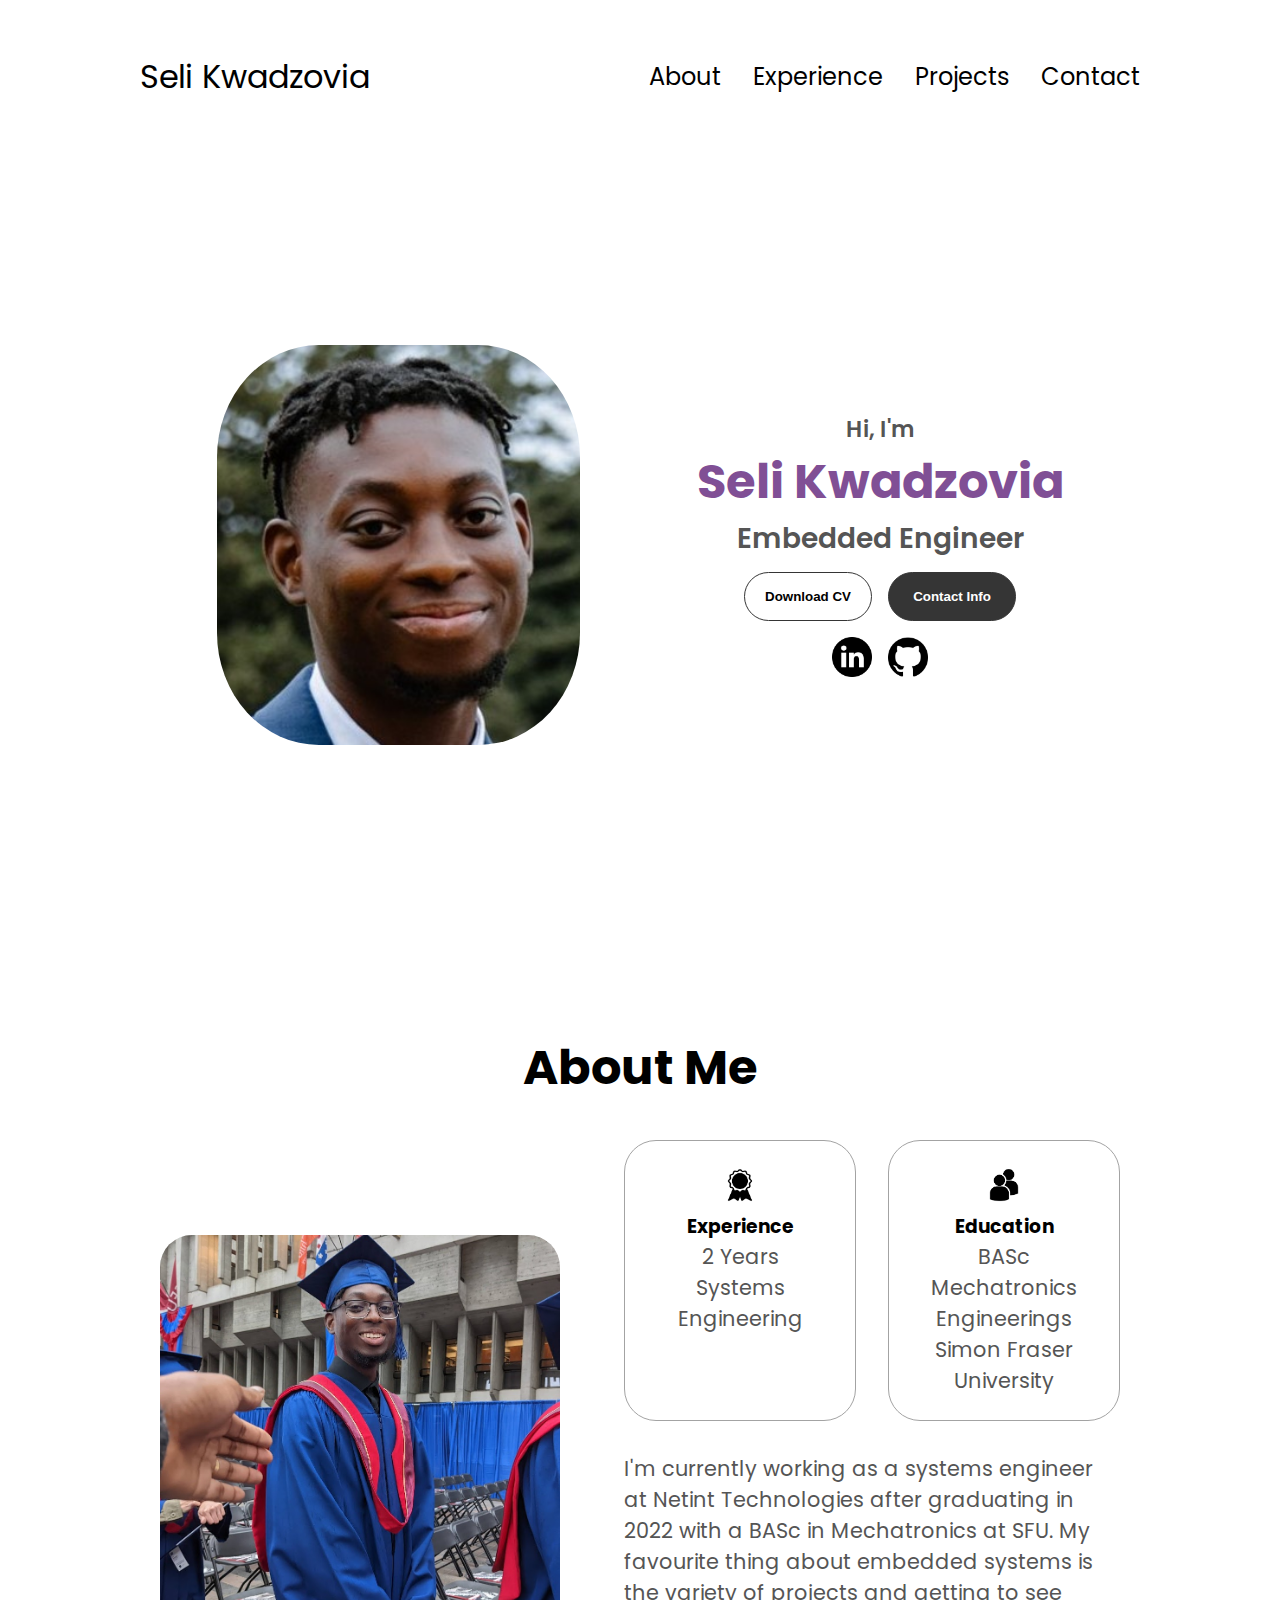
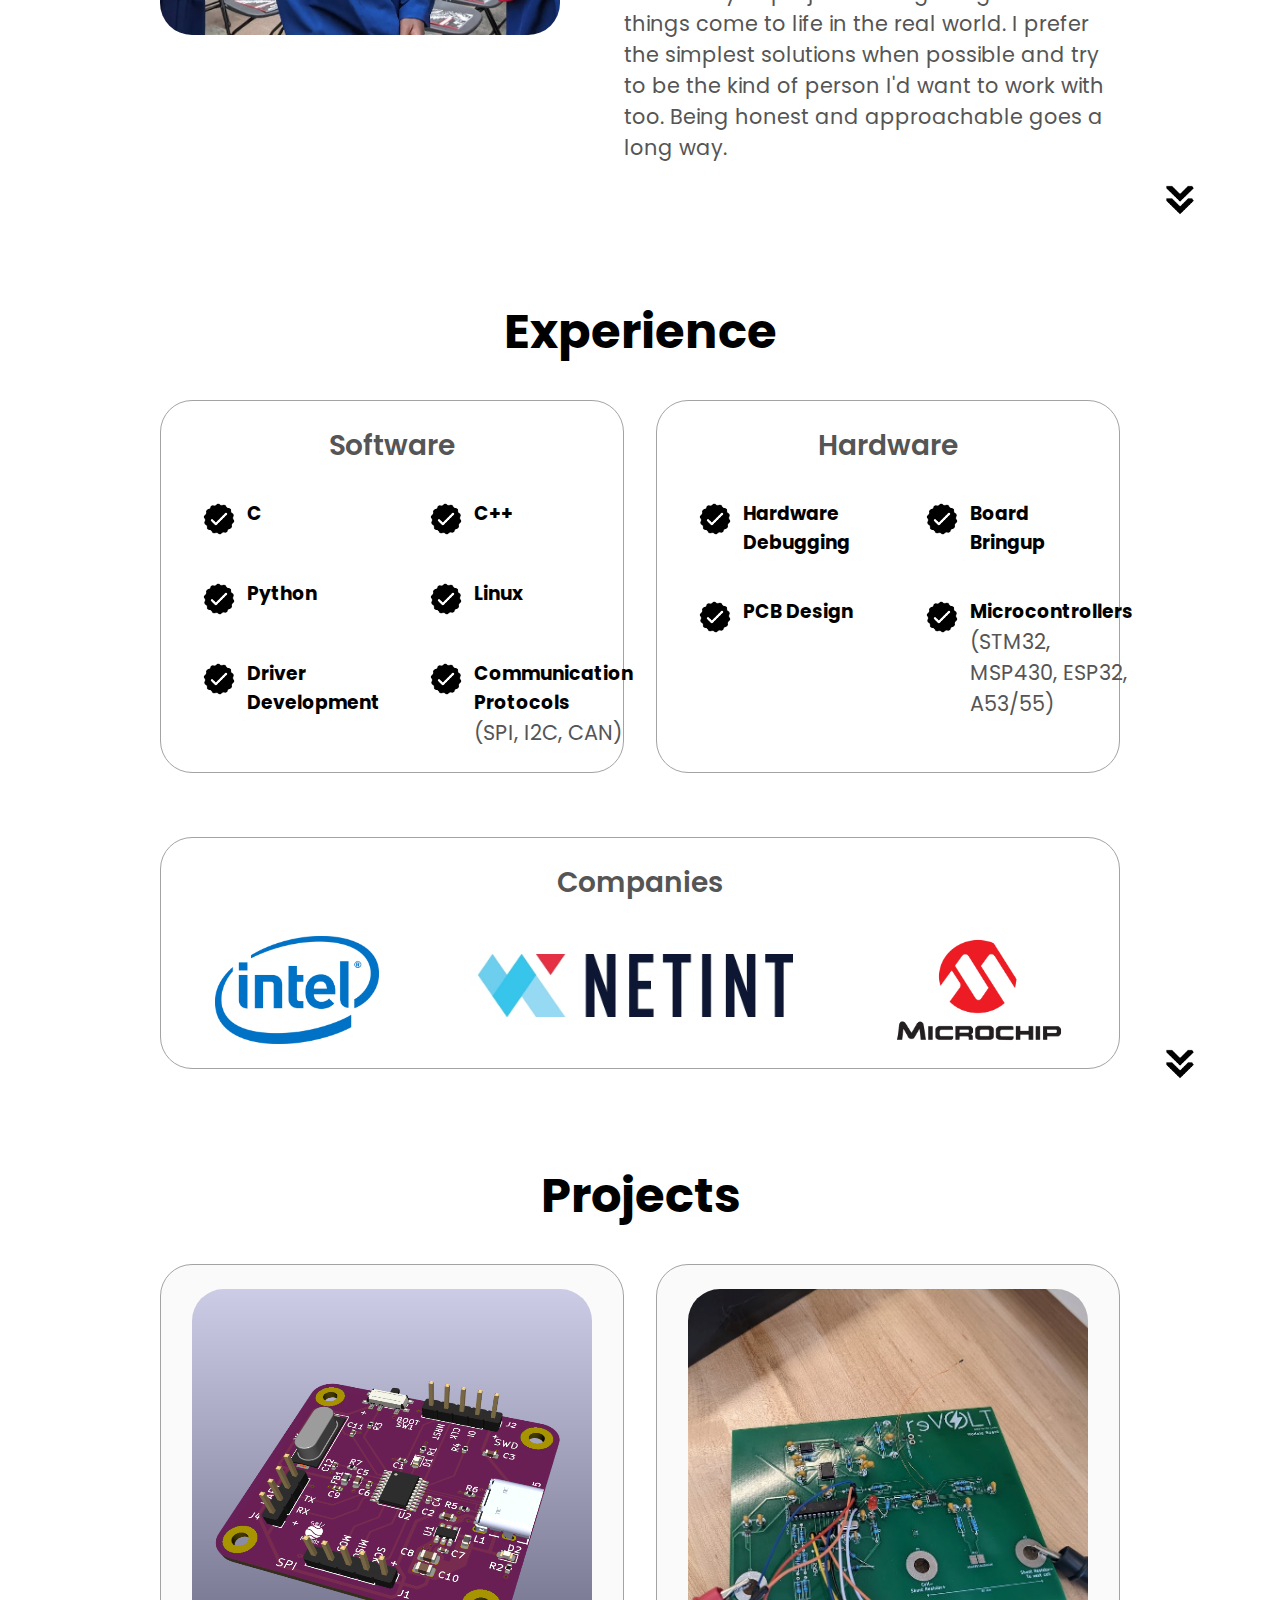
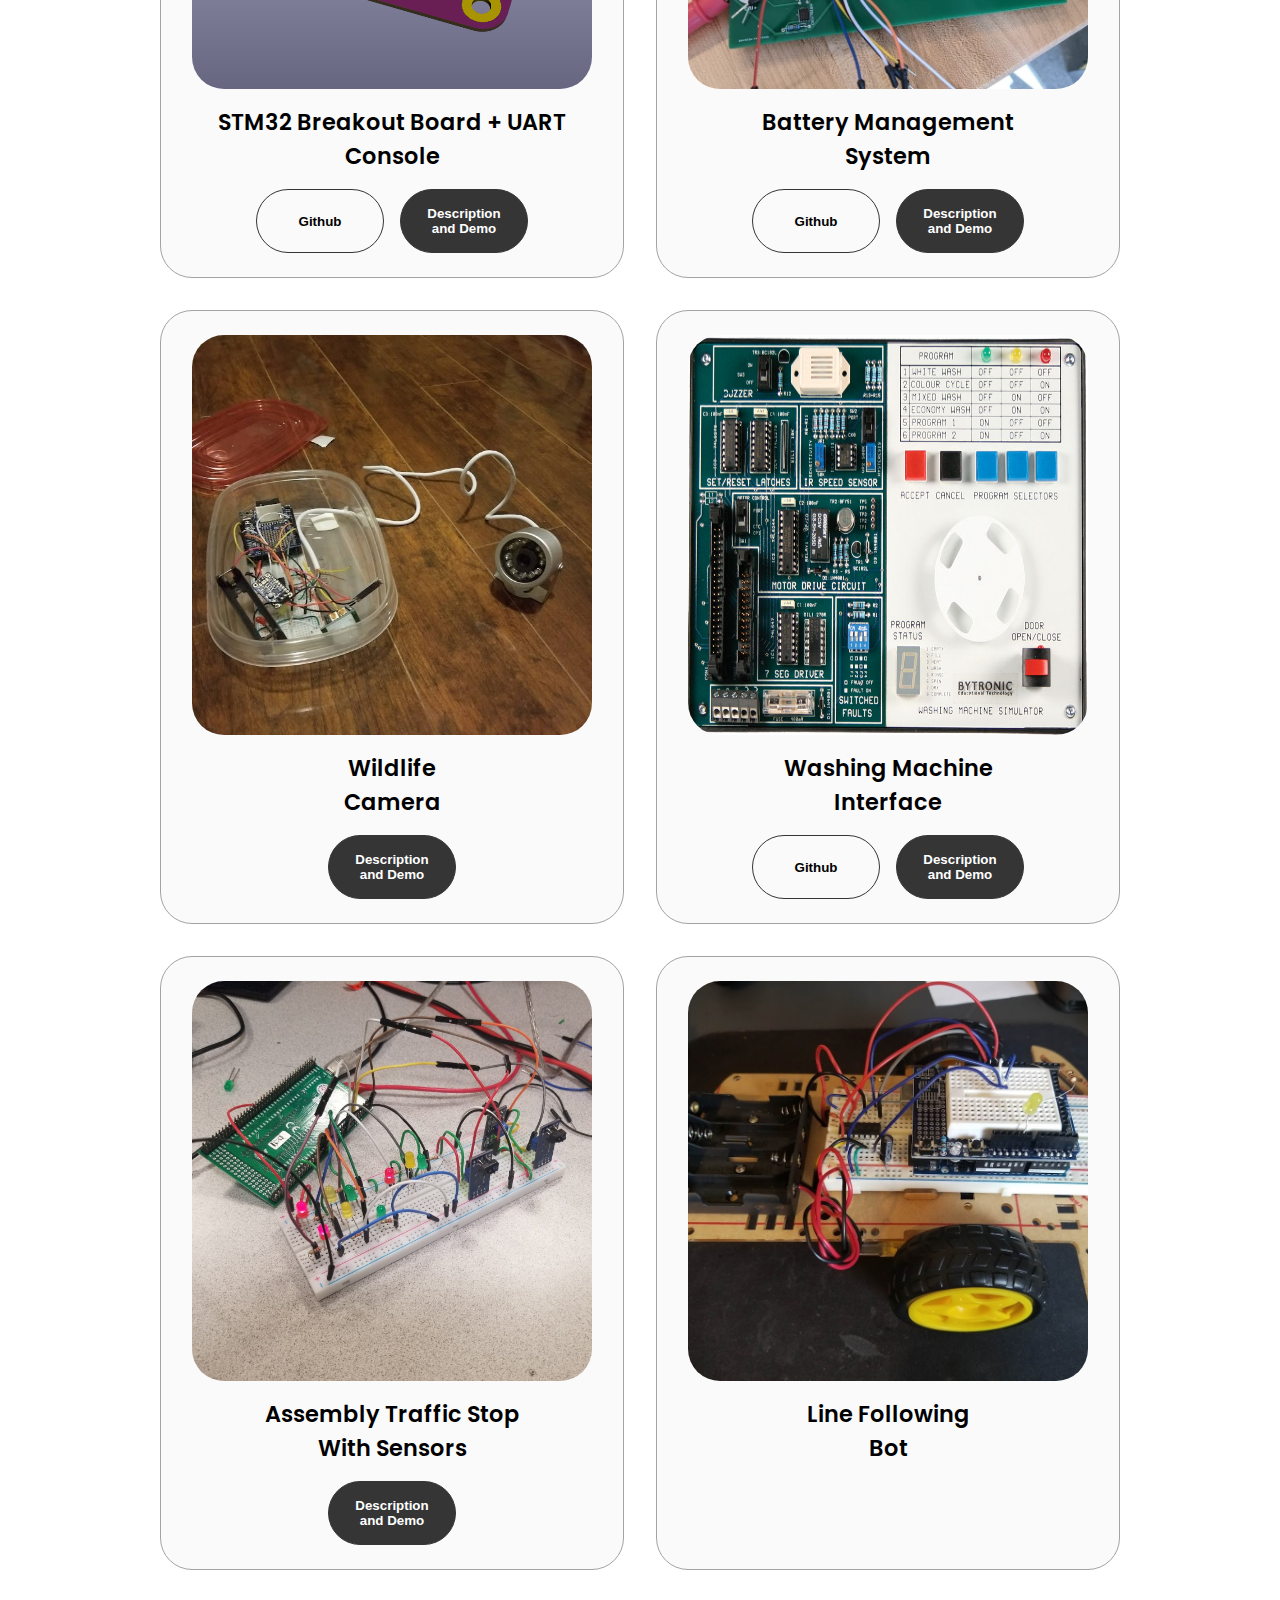
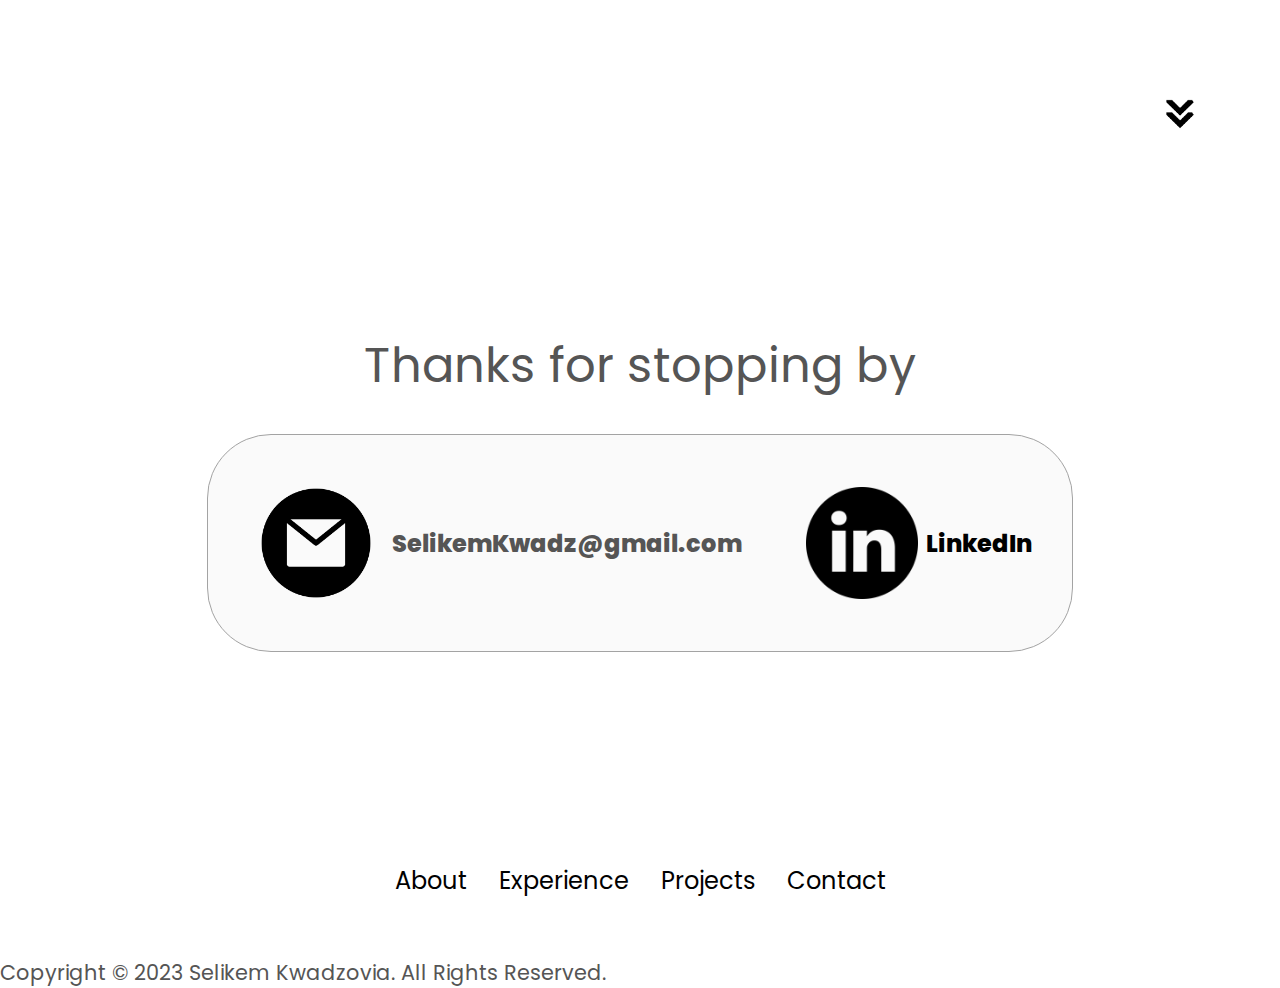
<file: index.html>
<!DOCTYPE html>
<html lang="en">
  <head>
    <meta charset="UTF-8" />
    <meta name="viewport" content="width=device-width, initial-scale=1.0" />
    <title>My Portfolio</title>
    <link rel="stylesheet" href="style.css" />
    <link rel="stylesheet" href="mediaqueries.css" />
  </head>
  <body>
    <nav id="desktop-nav">
      <div class="logo">Seli Kwadzovia</div>
      <div>
        <ul class="nav-links">
          <li><a href="#about">About</a></li>
          <li><a href="#experience">Experience</a></li>
          <li><a href="#projects">Projects</a></li>
          <li><a href="#contact">Contact</a></li>
        </ul>
      </div>
    </nav>
    <nav id="hamburger-nav">
      <div class="logo">Seli Kwadzovia</div>
      <div class="hamburger-menu">
        <div class="hamburger-icon" onclick="toggleMenu()">
          <span></span>
          <span></span>
          <span></span>
        </div>
        <div class="menu-links">
          <li><a href="#about" onclick="toggleMenu()">About</a></li>
          <li><a href="#experience" onclick="toggleMenu()">Experience</a></li>
          <li><a href="#projects" onclick="toggleMenu()">Projects</a></li>
          <li><a href="#contact" onclick="toggleMenu()">Contact</a></li>
        </div>
      </div>
    </nav>
    <section id="profile">
      <div class="section__pic-container">
        <img
          src="./assets/profile-pic.jpg"
          alt="Picture of Seli"
          class="profile-pic"
        />
      </div>
      <div class="section__text">
        <p class="section__text__p1">Hi, I'm</p>
        <h1 class="title accent">Seli Kwadzovia</h1>
        <p class="section__text__p2">Embedded Engineer</p>
        <div class="btn-container">
          <button
            class="btn btn-color-2"
            onclick="window.open('./assets/Selikem_Kwadzovia_Resume.pdf')"
          >
            Download CV
          </button>
          <button class="btn btn-color-1" onclick="location.href='./#contact'">
            Contact Info
          </button>
        </div>

        <div id="socials-container">
          <img
            src="./assets/linkedin.png"
            alt="Linkedin Profile"
            class="icon"
            onclick="location.href='https://www.linkedin.com/in/selikemk/'"
          />
          <img
            src="./assets/github.png"
            alt="Github Page"
            class="icon"
            onclick="location.href='https://github.com/Kwadzovia'"
          />
        </div>
      </div>
    </section>
    <section id="about">
      <!-- <p class="section__text__p1">More</p> -->
      <h1 class="title">About Me</h1>
      <div class="section-container">
        <div class="section__pic-container">
          <img
            src="./assets/about-pic.jpg"
            alt="Profile Picture"
            class="about-pic"
          />
        </div>
        <div class="about-details-container">
          <div class="about-containers">
            <div class="details-container">
              <img
                src="./assets/experience.png"
                alt="experience icon"
                class="icon"
              />
              <h3>Experience</h3>
              <p>2 Years <br />Systems Engineering</p>
            </div>
            <div class="details-container">
              <img
                src="./assets/education.png"
                alt="experience icon"
                class="icon"
              />
              <h3>Education</h3>
              <p>
                BASc Mechatronics Engineerings <br />Simon Fraser University
              </p>
            </div>
          </div>
          <div class="text-container">
            <p>
              I'm currently working as a systems engineer at Netint Technologies
              after graduating in 2022 with a BASc in Mechatronics at SFU. My
              favourite thing about embedded systems is the variety of projects
              and getting to see things come to life in the real world. I prefer
              the simplest solutions when possible and try to be the kind of
              person I'd want to work with too. Being honest and approachable
              goes a long way.
            </p>
          </div>
        </div>
      </div>
      <img
        src="./assets/arrow.png"
        alt="Arrow icon"
        class="icon arrow"
        onclick="location.href='./#experience'"
      />
    </section>
    <section id="experience">
      <h1 class="title">Experience</h1>
      <div class="experience-details-container">
        <div class="about-containers">
          <div class="details-container">
            <h2 class="experience-sub-title">Software</h2>
            <div class="article-container">
              <article>
                <img
                  src="./assets/checkmark.png"
                  alt="Experience icon"
                  class="icon"
                />
                <div>
                  <h3>C</h3>
                  <!-- <p>Experienced</p> -->
                </div>
              </article>
              <article>
                <img
                  src="./assets/checkmark.png"
                  alt="Experience icon"
                  class="icon"
                />
                <div>
                  <h3>C++</h3>
                  <!-- <p>exp level</p> -->
                </div>
              </article>
              <article>
                <img
                  src="./assets/checkmark.png"
                  alt="Experience icon"
                  class="icon"
                />
                <div>
                  <h3>Python</h3>
                  <!-- <p>exp level</p> -->
                </div>
              </article>
              <article>
                <img
                  src="./assets/checkmark.png"
                  alt="Experience icon"
                  class="icon"
                />
                <div>
                  <h3>Linux</h3>
                  <!-- <p>exp level</p> -->
                </div>
              </article>
              <article>
                <img
                  src="./assets/checkmark.png"
                  alt="Experience icon"
                  class="icon"
                />
                <div>
                  <h3>Driver Development</h3>
                  <!-- <p>exp level</p> -->
                </div>
              </article>
              <article>
                <img
                  src="./assets/checkmark.png"
                  alt="Experience icon"
                  class="icon"
                />
                <div>
                  <h3>Communication Protocols</h3>
                  <p>(SPI, I2C, CAN)</p>
                </div>
              </article>
            </div>
          </div>
          <div class="details-container">
            <h2 class="experience-sub-title">Hardware</h2>
            <div class="article-container">
              <article>
                <img
                  src="./assets/checkmark.png"
                  alt="Experience icon"
                  class="icon"
                />
                <div>
                  <h3>Hardware Debugging</h3>
                  <!-- <p>Experienced</p> -->
                </div>
              </article>
              <article>
                <img
                  src="./assets/checkmark.png"
                  alt="Experience icon"
                  class="icon"
                />
                <div>
                  <h3>Board Bringup</h3>
                  <!-- <p>exp level</p> -->
                </div>
              </article>
              <article>
                <img
                  src="./assets/checkmark.png"
                  alt="Experience icon"
                  class="icon"
                />
                <div>
                  <h3>PCB Design</h3>
                  <!-- <p>exp level</p> -->
                </div>
              </article>
              <article>
                <img
                  src="./assets/checkmark.png"
                  alt="Experience icon"
                  class="icon"
                />
                <div>
                  <h3>Microcontrollers</h3>
                  <p>(STM32, MSP430, ESP32, A53/55)</p>
                </div>
              </article>
            </div>
          </div>
        </div>
        <div class="about-containers">
          <div class="details-container">
            <h2 class="experience-sub-title">Companies</h2>
            <div class="article-container">
              <img
                src="./assets/intel.png"
                alt="Intel Icon"
                class="icon company"
              />
              <img
                src="./assets/NETINT_colour_logo.jpg"
                alt="Microchip icon"
                class="icon company NETINT"
              />
              <img
                src="./assets/mchp.png"
                alt="Netint icon"
                class="icon company"
              />
            </div>
          </div>
        </div>
      </div>
      <img
        src="./assets/arrow.png"
        alt="Arrow icon"
        class="icon arrow"
        onclick="location.href='./#projects'"
      />
    </section>
    <section id="projects">
      <!-- <p class="section__text_p1">Recent</p> -->
      <h1 class="title">Projects</h1>
      <div class="experience-details-container">
        <!-- Duplicate about-containers to add another row of projects -->
        <div class="about-containers">
          <div class="details-container color-container">
            <div class="article-container">
              <img
                src="./assets/st-breakout.png"
                alt="Project"
                class="project-img"
              />
            </div>
            <h2 class="experience-sub-title project-title">
              STM32 Breakout Board + UART Console
            </h2>
            <div class="btn-container">
              <button
                class="btn btn-color-2 project-btn"
                onclick="location.href='https://github.com/Kwadzovia/st-breakout'"
              >
                Github
              </button>
              <button
                class="btn btn-color-1 project-btn"
                onclick="location.href='./project_pages/breakout.html'"
              >
                Description and Demo
              </button>
            </div>
          </div>
          <div class="details-container color-container">
            <div class="article-container">
              <img
                src="./assets/revolt_board.jpg"
                alt="Project 2"
                class="project-img"
              />
            </div>
            <h2 class="experience-sub-title project-title">
              Battery Management <br />System
            </h2>
            <div class="btn-container">
              <button
                class="btn btn-color-2 project-btn"
                onclick="location.href='https://github.com/reVolt-Ltd/BMS-Module-Software'"
              >
                Github
              </button>
              <button
                class="btn btn-color-1 project-btn"
                onclick="location.href='./project_pages/BMS.html'"
              >
                Description and Demo
              </button>
            </div>
          </div>
          <div class="details-container color-container">
            <div class="article-container">
              <img
                src="./assets/cam2.jpg"
                alt="Project 3"
                class="project-img"
              />
            </div>
            <h2 class="experience-sub-title project-title">
              Wildlife <br />Camera
            </h2>
            <div class="btn-container">
              <button
                class="btn btn-color-1 project-btn"
                onclick="location.href='./project_pages/wildlife.html'"
              >
                Description and Demo
              </button>
            </div>
          </div>
          <div class="details-container color-container">
            <div class="article-container">
              <img
                src="./assets/washer_board.png"
                alt="Project 3"
                class="project-img"
              />
            </div>
            <h2 class="experience-sub-title project-title">
              Washing Machine <br />Interface
            </h2>
            <div class="btn-container">
              <button
                class="btn btn-color-2 project-btn"
                onclick="location.href='https://github.com/Kwadzovia/Washing-Machine-Simulator'"
              >
                Github
              </button>
              <button
                class="btn btn-color-1 project-btn"
                onclick="location.href='./project_pages/washer.html'"
              >
                Description and Demo
              </button>
            </div>
          </div>
          <div class="details-container color-container">
            <div class="article-container">
              <img
                src="./assets/traffic.jpg"
                alt="Project"
                class="project-img"
              />
            </div>
            <h2 class="experience-sub-title project-title">
              Assembly Traffic Stop<br />
              With Sensors
            </h2>
            <div class="btn-container">
              <button
                class="btn btn-color-1 project-btn"
                onclick="location.href='./project_pages/traffic.html'"
              >
                Description and Demo
              </button>
            </div>
          </div>
          <div class="details-container color-container">
            <div class="article-container">
              <img
                src="./assets/robo.jpg"
                alt="Project 3"
                class="project-img"
              />
            </div>
            <h2 class="experience-sub-title project-title">
              Line Following <br />Bot
            </h2>
            <div class="btn-container">
              <button class="btn-disabled">Github</button>
              <button class="btn-disabled">Description and Demo</button>
            </div>
          </div>
        </div>
      </div>
      <img
        src="./assets/arrow.png"
        alt="Arrow icon"
        class="icon arrow"
        onclick="location.href='./#contact'"
      />
    </section>
    <section id="contact">
      <p class="section__text__p1">Thanks for stopping by</p>
      <!-- <h1 class="title">Contact</h1> -->
      <div class="contact-info-upper-container">
        <div class="contact-info-container">
          <img
            src="./assets/email.png"
            alt="Email icon"
            class="icon contact-icon email-icon"
          />
          <p>SelikemKwadz@gmail.com</p>
        </div>
        <div class="contact-info-container">
          <img
            src="./assets/linkedin.png"
            alt="Linkedin icon"
            class="icon contact-icon"
            onclick="location.href='https://www.linkedin.com/in/selikemk/'"
          />
          <p><a href="https://www.linkedin.com/in/selikemk/">LinkedIn</a></p>
        </div>
      </div>
    </section>
    <footer>
      <nav>
        <div class="nav-links-container">
          <ul class="nav-links">
            <li><a href="#about">About</a></li>
            <li><a href="#experience">Experience</a></li>
            <li><a href="#projects">Projects</a></li>
            <li><a href="#contact">Contact</a></li>
          </ul>
        </div>
      </nav>
      <p>Copyright &#169; 2023 Selikem Kwadzovia. All Rights Reserved.</p>
    </footer>
    <script src="script.js"></script>
  </body>
</html>
</file>
<file: style.css>
/* GENERAL */

@import url("https://fonts.googleapis.com/css2?family=Poppins:wght@300;400;500;600&display=swap");

* {
  margin: 0;
  padding: 0;
}

body {
  font-family: "Poppins", sans-serif;
}

html {
  scroll-behavior: smooth;
}

p {
  font-size: 1.3rem;
  color: rgb(85, 85, 85);
}

/* TRANSITION */
a,
.btn {
  transition: all 300ms ease;
}

/* DESKTOP NAV */

nav,
.nav-links {
  display: flex;
}

nav {
  justify-content: space-around;
  align-items: center;
  height: 17vh;
}

.nav-links {
  gap: 2rem;
  list-style: none;
  font-size: 1.5rem;
}

a {
  color: black;
  text-decoration: none;
  text-decoration-color: white;
}

a:hover {
  color: grey;
  text-decoration: underline;
  text-underline-offset: 0.5rem;
}

.logo {
  font-size: 2rem;
}

.logo:hover {
  cursor: default;
}

/* HAMBURGER MENU */
#hamburger-nav {
  display: none;
}

.hamburger-menu {
  position: relative;
  display: inline-block;
}

.hamburger-icon {
  display: flex;
  flex-direction: column;
  justify-content: space-between;
  height: 24px;
  width: 30px;
  cursor: pointer;
}

.hamburger-icon span {
  width: 100%;
  height: 2px;
  background-color: black;
  transition: all 0.3 ease-in-out;
}

.menu-links {
  position: absolute;
  top: 100%;
  right: 0;
  background-color: white;
  width: fit-content;
  max-height: 0;
  overflow: hidden;
  transition: all 0.3 ease-in-out;
}

.menu-links a {
  display: block;
  padding: 10px;
  text-align: center;
  font-size: 1.5rem;
  color: black;
  text-decoration: none;
  transition: all 0.3 ease-in-out;
}

.menu-links li {
  list-style: none;
}

.menu-links.open {
  max-height: 300px;
}

.hamburger-icon.open span:first-child {
  transform: rotate(45deg) translate(10px, 5px);
}

.hamburger-icon.open span:nth-child(2) {
  opacity: 0;
}

.hamburger-icon.open span:last-child {
  transform: rotate(-45deg) translate(11px, -5px);
}

.hamburger-icon span:first-child {
  opacity: 1;
}

.hamburger-icon span:first-child {
  transform: none;
}

/* SECTIONS */
section {
  padding-top: 4vh;
  height: 96vh;
  margin: 0 10rem;
  box-sizing: border-box;
  min-height: fit-content;
}

.section-container {
  display: flex;
}

/* PROFILE SECTION */

#profile {
  display: flex;
  justify-content: center;
  gap: 5rem;
  height: 80vh;
}

.section__pic-container {
  display: flex;
  height: 50px;
  width: 50px;
  margin: auto 0;
}

.profile-pic {
  border-radius: 28%;
}

.section__text {
  align-self: center;
  text-align: center;
}

.section__text p {
  font-weight: 600;
}

.section__text__p1 {
  font-size: 1.4rem;
  text-align: center;
}

.section__text__p2 {
  font-size: 1.75rem;
  margin-bottom: 1dvi;
}

.accent {
  color: rgb(128, 79, 149);
}

.title {
  font-size: 3rem;
  text-align: center;
}

#socials-container {
  display: flex;
  justify-content: center;
  margin-top: 1rem;
  gap: 1rem;
}

/* ICON */
.icon {
  cursor: pointer;
  height: 2.5rem;
}

/* BUTTONS */

.btn-container {
  display: flex;
  justify-content: center;
  gap: 1rem;
}

.btn {
  font-weight: 600;
  transition: all 300 ease;
  padding: 1rem;
  width: 8rem;
  border-radius: 2rem;
}

.btn-disabled {
  opacity: 0%;
  cursor: default;
}

.btn-color-1,
.btn-color-2 {
  border: rgb(53, 53, 53) 0.1rem solid;
}

.btn-color-1:hover,
.btn-color-2:hover {
  cursor: pointer;
}

.btn-color-1,
.btn-color-2:hover {
  background: rgb(53, 53, 53);
  color: white;
}

.btn-color-1:hover {
  background: rgb(0, 0, 0);
}

.btn-color-2 {
  background: none;
}

.btn-color-2:hover {
  border: rgb(255, 255, 255) 0.1rem solid;
}

.btn-container {
  gap: 1rem;
}

/* ABOUT SECTION */

#about {
  position: relative;
}

.about-containers {
  gap: 2rem;
  margin-bottom: 2rem;
  margin-top: 2rem;
}

.about-details-container {
  justify-content: center;
  flex-direction: column;
}

.about-containers,
.about-details-container {
  display: flex;
  flex-wrap: wrap;
}

.about-pic {
  border-radius: 2rem;
}

.arrow {
  position: absolute;
  right: -5rem;
  bottom: 2.5rem;
}

.details-container {
  padding: 1.5rem;
  flex: 1;
  background: white;
  border-radius: 2rem;
  border: rgb(53, 53, 53) 0.1rem solid;
  border-color: rgb(163, 163, 163);
  text-align: center;
}

.section-container {
  gap: 4rem;
  height: 80%;
}

.section__pic-container {
  height: 400px;
  width: 400px;
  margin: auto 0;
}

/* EXPERIENCE SECTION */

#experience {
  position: relative;
}

.company {
  height: 12vh;
}
.NETINT {
  height: 7vh;
  margin-top: 2vh;
}

.experience-sub-title {
  color: rgb(85, 85, 85);
  font-weight: 600;
  font-size: 1.75rem;
  margin-bottom: 2rem;
}

.experience-details-container {
  display: flex;
  justify-content: center;
  flex-direction: column;
}

.article-container {
  display: flex;
  text-align: initial;
  flex-wrap: wrap;
  flex-direction: row;
  gap: 2.5rem;
  justify-content: space-around;
}

article {
  display: flex;
  width: 10rem;
  justify-content: flex-start;
  gap: 0.5rem;
}

article .icon {
  cursor: default;
}

/* PROJECTS SECTION */

#projects {
  position: relative;
  height: 180vh;
}

.color-container {
  color: rgb(163, 163, 163);
  background: rgb(250, 250, 250);
}

.project-img {
  border-radius: 2rem;
  width: 25rem;
  height: 25rem;
}

.project-title {
  font-size: 1.4rem;
  margin: 1rem;
  color: black;
}

/* .project-btn {
  color: black;
} */

/* CONTACT */

#contact {
  display: flex;
  justify-content: center;
  flex-direction: column;
  height: 70vh;
}

.contact-info-upper-container {
  display: flex;
  justify-content: center;
  border-radius: 4rem;
  border: rgb(53, 53, 53) 0.1rem solid;
  border-color: rgb(163, 163, 163);
  background: rgb(250, 250, 250);
  margin: 2rem auto;
  padding: 0.5rem;
}

.contact-info-container {
  display: flex;
  align-items: center;
  justify-content: center;
  gap: 0.5rem;
  margin: 2rem;
}

#contact .section__text__p1 {
  font-size: 3rem;
}
.contact-info-container p {
  font-size: 1.5rem;
  font-weight: 800;
}

.contact-icon {
  height: 7rem;
}

.email-icon {
  height: 8.5rem;
  cursor: default;
}
</file>
<file: mediaqueries.css>
@media screen and (max-width: 1732px) {
  #projects {
    height: 250vh;
  }
}

@media screen and (max-width: 1400px) {
  #profile {
    height: 83vh;
    margin-bottom: 6rem;
  }
  .about-containers {
    flex-wrap: wrap;
  }
}
@media screen and (max-width: 1250px) {
  #desktop-nav {
    display: none;
  }
  #hamburger-nav {
    display: flex;
  }
  #experience,
  .experience-details-container {
    margin-top: 2rem;
  }
  #profile,
  .section-container {
    display: block;
  }
  .arrow {
    display: none;
  }
  section,
  .section-container {
    height: fit-content;
  }
  section {
    margin: 0 5%;
  }
  .section__pic-container {
    width: 275px;
    height: 275px;
    margin: 0 auto 2rem;
  }
  .about-containers {
    margin-top: 0;
  }
}

@media screen and (max-width: 1035px) {
  #desktop-nav {
    display: none;
  }
  #hamburger-nav {
    display: flex;
  }
  #experience,
  .experience-details-container {
    margin-top: 2rem;
  }
  #profile,
  .section-container {
    display: block;
  }
  .arrow {
    display: none;
  }
  section,
  .section-container {
    height: fit-content;
  }
  section {
    margin: 0 5%;
  }
  .section__pic-container {
    width: 275px;
    height: 275px;
    margin: 0 auto 2rem;
  }
  .about-containers {
    margin-top: 0;
  }

  #projects {
    height: 500vh;
  }
}

@media screen and (max-width: 900px) {
  #contact,
  footer {
    height: 40vh;
  }
  #profile {
    height: 83vh;
    margin-bottom: 0;
  }
  #article {
    font-size: 1rem;
  }
  footer nav {
    height: fit-content;
    margin-bottom: 2rem;
  }

  .about-containers,
  .contact-info-upper-container,
  .btn-container {
    flex-wrap: wrap;
    padding-top: 1rem;
  }

  .contact-info-container {
    margin: 0;
  }
  .contact-info-container p,
  .nav-links li a {
    font-size: 1rem;
  }

  .experience-sub-title {
    font-size: 1.25rem;
  }
  .logo {
    font-size: 1.5rem;
  }
  .nav-links {
    flex-direction: column;
    gap: 0.5rem;
    text-align: center;
  }
  .section__pic-container {
    width: auto;
    height: 46vw;
    justify-content: center;
  }
  .section__text__p2 {
    font-size: 1.25rem;
  }
  .title {
    font-size: 2rem;
  }
  .text-container {
    text-align: justify;
  }

  /* Custom Sizing */
  #contact .section__text__p1 {
    font-size: 2rem;
  }
  .contact-info-container p {
    font-size: 1.5rem;
    font-weight: 600;
  }

  .contact-icon {
    cursor: default;
    height: 2rem;
  }

  .email-icon {
    height: 2.7rem;
  }

  footer {
    text-align: center;
    font-size: 0.5rem;
  }

  #projects {
    height: 500vh;
  }
}
</file>
